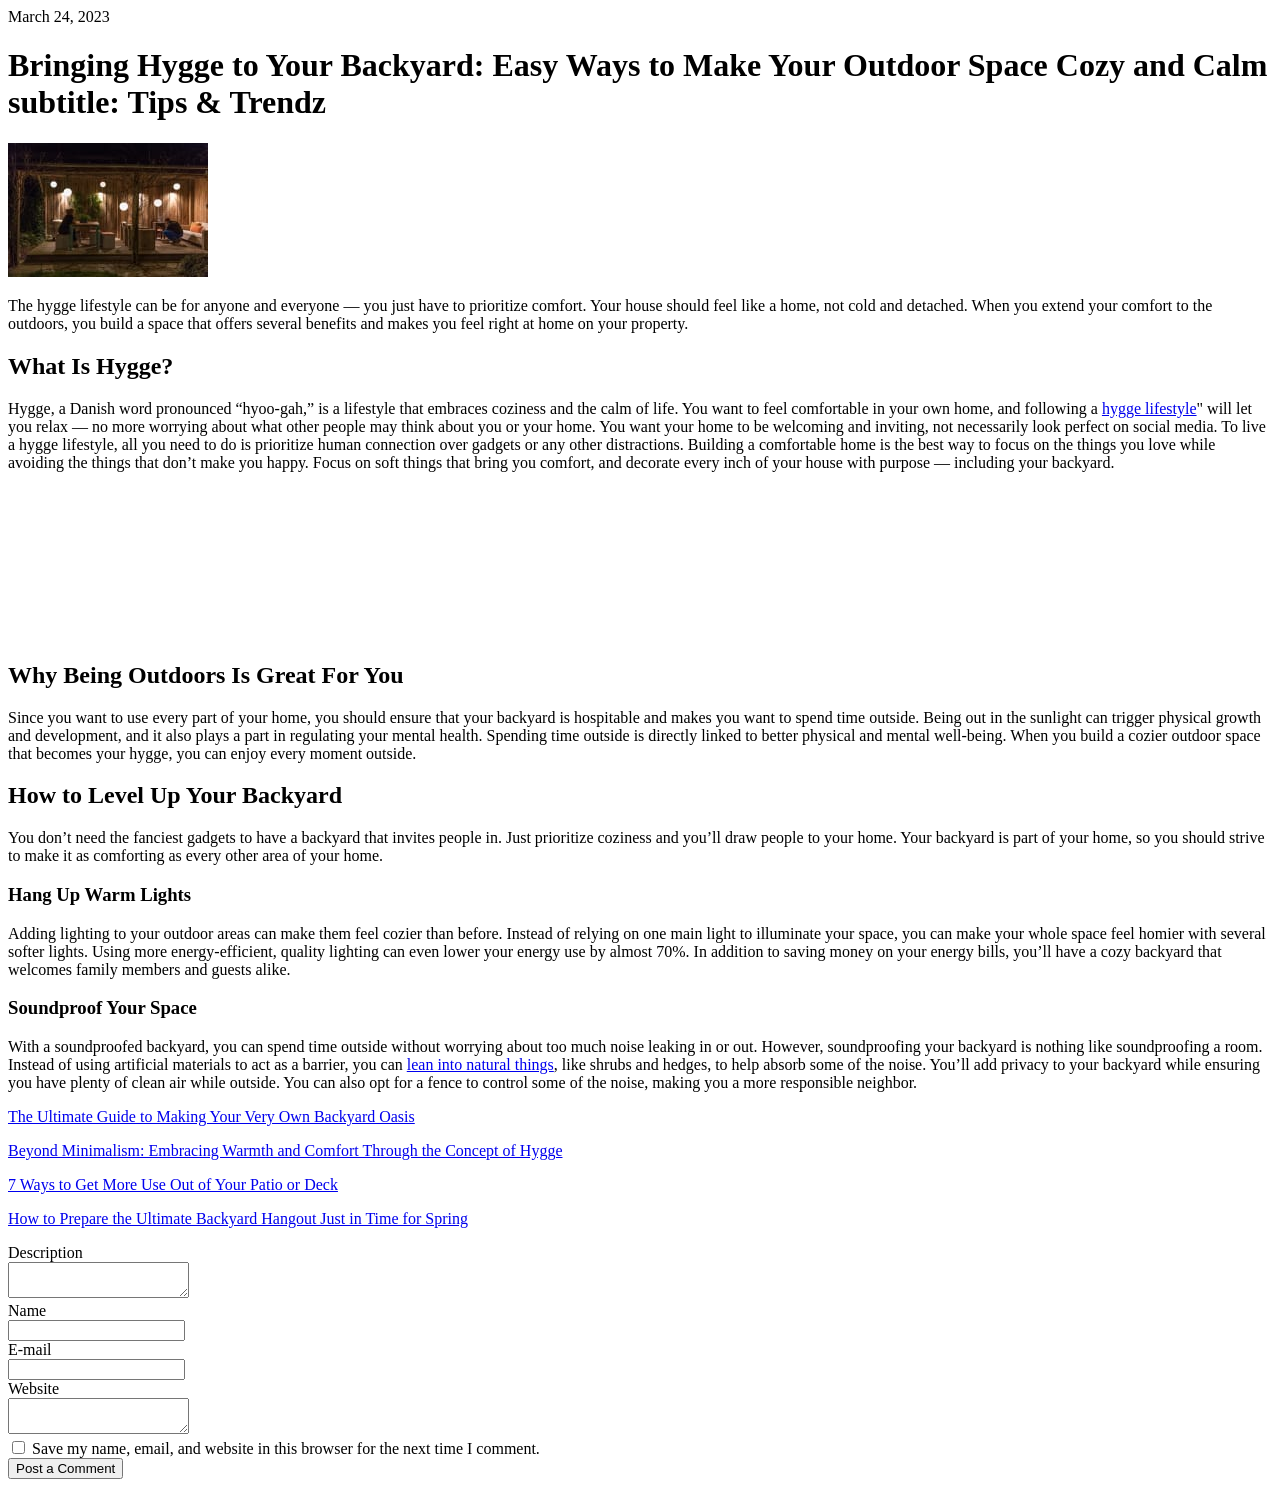
<file: index.html>
<!DOCTYPE html>
<html lang="en">
<head>
    <meta charset="UTF-8">
    <meta http-equiv="X-UA-Compatible" content="IE=edge">
    <meta name="viewport" content="width=device-width, initial-scale=1.0">
    <title>Sample</title>   
</head>
<body>
<main>
    <div>
        <span>March 24, 2023</span>
    </div>
    <div>
        <h1>Bringing Hygge to Your Backyard: Easy Ways to Make Your Outdoor Space Cozy and Calm subtitle: Tips & Trendz</h1>
        <img src="assets/picture_1/picture_1-sm.jpeg" srcset="assets/picture_1/picture_1-sm.jpeg 1x, assets/picture_1/picture_1-md.jpeg 2x, assets/picture_1/picture_1-lg.jpeg 3x" alt="">
        <p>The hygge lifestyle can be for anyone and everyone — you just have to prioritize comfort. Your house should feel like a home, not cold and detached. When you extend your comfort to the outdoors, you build a space that offers several benefits and makes you feel right at home on your property.</p>
    </div>
    <section>
        <h2>What Is Hygge?</h2>
        <p>Hygge, a Danish word pronounced “hyoo-gah,” is a lifestyle that embraces coziness and the calm of life. You want to feel comfortable in your own home, and following a <a href="https://blog.smartfurniture.com/what-does-it-mean-to-live-a-hygge-lifestyle/">hygge lifestyle</a>" will let you relax — no more worrying about what other people may think about you or your home. You want your home to be welcoming and inviting, not necessarily look perfect on social media. To live a hygge lifestyle, all you need to do is prioritize human connection over gadgets or any other distractions. Building a comfortable home is the best way to focus on the things you love while avoiding the things that don’t make you happy. Focus on soft things that bring you comfort, and decorate every inch of your house with purpose — including your backyard.</p>
        <video class="video" muted autoplay>
        <source src="assets/video/production ID_3773486_sm.mp4" type="video/mp4">
        <source src="assets/video/production ID_3773486_sm.mp4" type="video/ogg">
        </video>
    </section>
    <section>
        <h1>Why Being Outdoors Is Great For You</h1>
        <p>Since you want to use every part of your home, you should ensure that your backyard is hospitable and makes you want to spend time outside. Being out in the sunlight can trigger physical growth and development, and it also plays a part in regulating your mental health. Spending time outside is directly linked to better physical and mental well-being. When you build a cozier outdoor space that becomes your hygge, you can enjoy every moment outside.</p>
        <h2>How to Level Up Your Backyard</h2>
        <p>You don’t need the fanciest gadgets to have a backyard that invites people in. Just prioritize coziness and you’ll draw people to your home. Your backyard is part of your home, so you should strive to make it as comforting as every other area of your home.</p>
        <h3>Hang Up Warm Lights</h3>
        <p>Adding lighting to your outdoor areas can make them feel cozier than before. Instead of relying on one main light to illuminate your space, you can make your whole space feel homier with several softer lights. Using more energy-efficient, quality lighting can even lower your energy use by almost 70%. In addition to saving money on your energy bills, you’ll have a cozy backyard that welcomes family members and guests alike.</p>
        <h3>Soundproof Your Space</h3>
        <p>With a soundproofed backyard, you can spend time outside without worrying about too much noise leaking in or out. However, soundproofing your backyard is nothing like soundproofing a room. Instead of using artificial materials to act as a barrier, you can <a href="https://www.soundproofcow.com/soundproofing-tips-backyard/">lean into natural things</a>, like shrubs and hedges, to help absorb some of the noise. You’ll add privacy to your backyard while ensuring you have plenty of clean air while outside. You can also opt for a fence to control some of the noise, making you a more responsible neighbor.</p>
    </section>   
<nav>
        
        <p> <a href="https://blog.smartfurniture.com/the-ultimate-guide-to-making-your-very-own-backyard-oasis/">The Ultimate Guide to Making Your Very Own Backyard Oasis</a></p>
        <p> <a href="https://blog.smartfurniture.com/beyond-minimalism-embracing-warmth-and-comfort-through-the-concept-of-hygge/">Beyond Minimalism: Embracing Warmth and Comfort Through the Concept of Hygge</a></p>
        <p> <a href="https://blog.smartfurniture.com/7-ways-to-get-more-use-out-of-your-patio-or-deck/">7 Ways to Get More Use Out of Your Patio or Deck</a></p>
        <p><a href="https://blog.smartfurniture.com/how-to-prepare-the-ultimate-backyard-hangout-just-in-time-for-spring/">How to Prepare the Ultimate Backyard Hangout Just in Time for Spring</a></p>
</nav>
<aside>
    <form>
      <div>
        <label for="Description">Description</label></br>
        <textarea type="text" id="Description" name="Description" required></textarea></br>
        <label for="Name">Name</label></br>
        <input type="textarea" id="Name" name="Name" required></input></br>
        <label for="email">E-mail</E-mail></label></br> 
        <input pattern="[a-z0-9._%+-]+@[a-z0-9.-]+\.[a-z]{2,4}$" id="email" name="email" required></input></br>
        <label for="website">Website</label></br>
        <textarea type="text" id="website" name="website" required="false"></textarea></br>
      </div>
      <div>
        <input type="checkbox" id="save" name="save" required="true">
        <label for="save">Save my name, email, and website in this browser for the next time I comment.</label>
    </div>
    <div>
        <button>Post a Comment</button>
    </div>
    </form>
</aside>
</body>
</html>
</file>
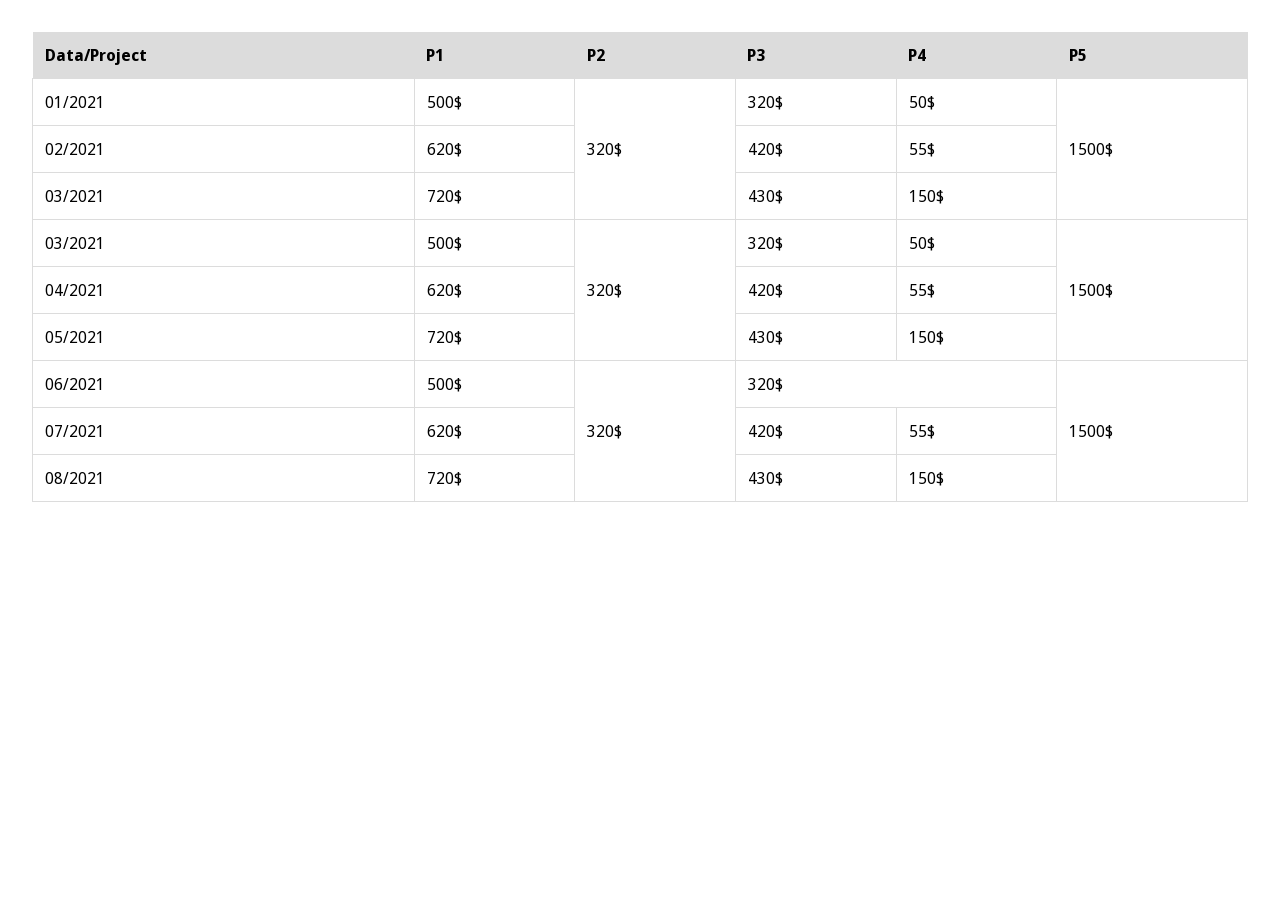
<file: 0-3/index.html>
<!DOCTYPE html>
<html lang="en">
<head>
    <meta charset="UTF-8">
    <meta http-equiv="X-UA-Compatible" content="IE=edge">
    <meta name="viewport" content="width=<device-width>, initial-scale=1.0">
    <title>Document</title>
</head>
<body>
    <style>
        @import url("https://fonts.googleapis.com/css2?family=Noto+Sans+Display:wght@100;400&display=swap");
    
        html,
        body {
            margin: 0;
            padding: 16px;
            background-color: white;
            box-sizing: border-box;
            font-family: "Noto Sans Display", sans-serif;
        }
    
        table {
            border-collapse: collapse;
            width: 100%;
            text-align: left;
        }
    
        th {
            background-color: gainsboro;
            padding: 12px 0;
            text-indent: 12px;
        }
    
        td {
            border: 1px solid gainsboro;
            padding: 12px 0;
            text-indent: 12px;
        }
    </style>
    <div class="table__container">
            <table>
                <thead>
                    <tr>
                        <th>Data/Project</th>
                        <th>P1</th>
                        <th>P2</th>
                        <th>P3</th>
                        <th>P4</th>
                        <th>P5</th>
                    </tr>
                </thead>
                <tbody>
                    <tr>
                        <td>01/2021</td>
                        <td>500$</td>
                        <td rowspan="3">320$</td>
                        <td>320$</td>
                        <td>50$</td>
                        <td rowspan="3">1500$</td>
                    </tr>
                    <tr>
                        <td>02/2021</td>
                        <td>620$</td>
                        <td>420$</td>
                        <td>55$</td>
                    </tr>
                    <tr>
                        <td>03/2021</td>
                        <td>720$</td>
                        <td>430$</td>
                        <td>150$</td>
                    </tr>
                    <tr>
                        <td>03/2021</td>
                        <td>500$</td>
                        <td rowspan="3">320$</td>
                        <td>320$</td>
                        <td>50$</td>
                        <td rowspan="3">1500$</td>
                    </tr>
                    <tr>
                        <td>04/2021</td>
                        <td>620$</td>
                        <td>420$</td>
                        <td>55$</td>
                    </tr>
                    <tr>
                        <td>05/2021</td>
                        <td>720$</td>
                        <td>430$</td>
                        <td>150$</td>
                    </tr>
                    <tr>
                        <td>06/2021</td>
                        <td>500$</td>
                        <td rowspan="3">320$</td>
                        <td colspan="2"> 320$ </td>
                        <td rowspan="3">1500$</td>
                    </tr>
                    <tr>
                        <td>07/2021</td>
                        <td>620$</td>
                        <td>420$</td>
                        <td>55$</td>
                    </tr>
                    <tr>
                        <td>08/2021</td>
                        <td>720$</td>
                        <td>430$</td>
                        <td>150$</td>
                    </tr>
                </tbody>


            </table>
    </div>
</body>
</html>
</file>
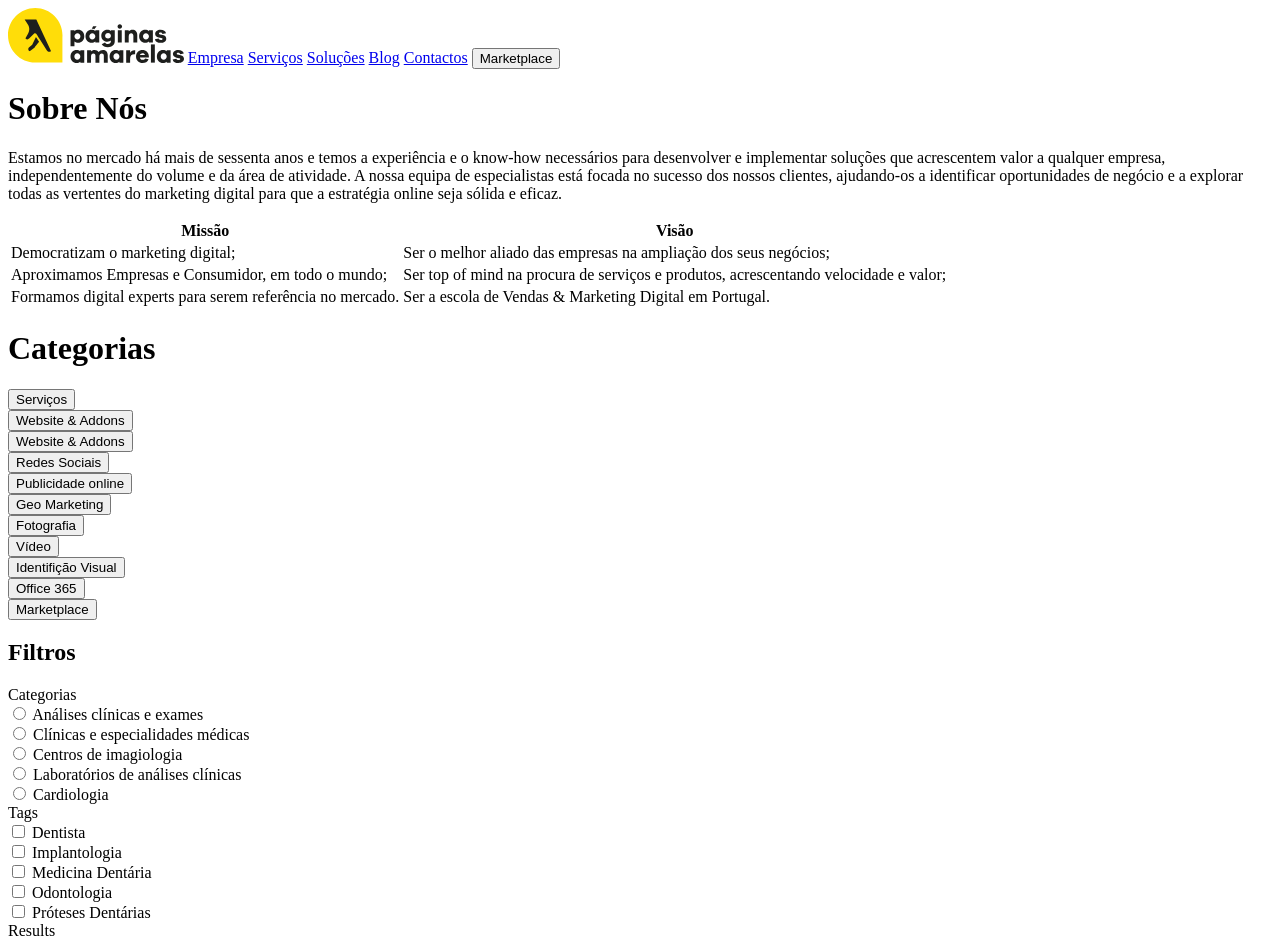
<file: 0-4/index.html>
<!DOCTYPE html>
<html lang="en">
<head>
    <meta charset="UTF-8">
    <meta http-equiv="X-UA-Compatible" content="IE=edge">
    <meta name="viewport" content="width=device-width, initial-scale=1.0">
    <title>Document</title>
</head>
<body>
    <div class="nav__container">
        <nav>
            <a href="http://localhost:3000/0-4-brief-html/">
                <img src="assets/logo.svg" class="logo"></a>
            <il><a href="#">Empresa</a></il>
            <il><a href="#">Serviços</a></il>
            <il><a href="#">Soluções</a></il>
            <il><a href="#">Blog</a></il>
            <il><a href="#">Contactos</a></il>
            <il><a href="#"></a>
                <button>Marketplace</button></il>
        </nav>
       <main>
    <div class="splash">
            <h1 class="splash-header">Sobre Nós</h1>
            <p>Estamos no mercado há mais de sessenta anos e temos a experiência e o know-how necessários
                para desenvolver e implementar soluções que acrescentem valor a qualquer empresa, independentemente
                do volume e da área de atividade. A nossa equipa de especialistas está focada no sucesso dos nossos
                clientes, ajudando-os a identificar oportunidades de negócio e a explorar todas as vertentes do marketing digital para que a estratégia online seja sólida e eficaz.
            </p>
    <div class="table__container">
            <table>
                <thead>
                    <tr>
                        <th>Missão</th>
                        <th>Visão</th>
                    </tr>
                </thead>
                <tbody>
                    <tr>
                        <td>Democratizam o marketing digital;</td>
                        <td>Ser o melhor aliado das empresas na ampliação dos seus negócios;</td>
                    </tr>
                    <tr>
                        <td>Aproximamos Empresas e Consumidor, em todo o mundo;</td>
                        <td>Ser top of mind na procura de serviços e produtos, acrescentando velocidade e valor;</td>
                    </tr>
                    <tr>
                        <td>Formamos digital experts para serem referência no mercado.</td>
                        <td>Ser a escola de Vendas & Marketing Digital em Portugal.</td>
                    </tr>
                </tbody>
            </table>
    <div class="category__container">
        <h1 class="category">Categorias</h1>
        <div class="category">
            <a href="#"></a>
            <button>Serviços</button>
        </div>
        <div class="category">
            <a href="#"></a>
            <button>Website & Addons</button>
        </div>
        <div class="category">
            <a href="#"></a>
            <button>Website & Addons</button>
        </div>
        <div class="category">
            <a href="#"></a>
            <button>Redes Sociais</button>
        </div>
        <div class="category">
            <a href="#"></a>
            <button>Publicidade online</button>
        </div>
        <div class="category">
            <a href="#"></a>
            <button>Geo Marketing</button>
        </div>
        <div class="category">
            <a href="#"></a>
            <button>Fotografia</button>
        </div>
        <div class="category">
            <a href="#"></a>
            <button>Vídeo</button>
        </div>
        <div class="category">
            <a href="#"></a>
            <button>Identifição Visual</button>
        </div>
        <div class="category">
            <a href="#"></a>
            <button>Office 365</button>
        </div>
        <div class="category">
            <a href="#"></a>
            <button>Marketplace</button>
        </div>
    </div>
    <section class="filter__container">
        <h1 class="filter-title">Filtros</h1>
            <div class="filter-subtitle">Categorias</div>
                <div class="filter-block">
                    <div>
                        <input type="radio" id="Análises clínicas e exames" name="Análises clínicas e exames">
                        <label for="Análises clínicas e exames">Análises clínicas e exames</label>
                    </div>
                    <div>
                        <input type="radio" id="Clínicas e especialidades médicas" name="Clínicas e especialidades médicas">
                        <label for="Clínicas e especialidades médicas">Clínicas e especialidades médicas</label>
                    </div>
                    <div>
                        <input type="radio" id="Centros de imagiologia" name="Centros de imagiologia">
                        <label for="Centros de imagiologia">Centros de imagiologia</label>
                    </div>
                    <div>
                        <input type="radio" id="Laboratórios de análises clínicas" name="Laboratórios de análises clínicas">
                        <label for="Laboratórios de análises clínicas">Laboratórios de análises clínicas</label>
                    </div>
                    <div>
                        <input type="radio" id="Cardiologia" name="Cardiologia">
                        <label for="Cardiologia">Cardiologia</label>
                    </div>
                </div>
            <div class="Filter-subtitle">Tags</div>
                <div>
                    <input type="checkbox" id="Dentista" name="Dentista">
                    <label for="Dentista">Dentista</label>
                </div>
                <div>
                    <input type="checkbox" id="Implantologia" name="Implantologia">
                    <label for="Implantologia">Implantologia</label>
                </div>
                <div>
                    <input type="checkbox" id="Medicina Dentária" name="Medicina Dentária">
                    <label for="Medicina Dentária">Medicina Dentária</label>
                </div>
                <div>
                    <input type="checkbox" id="Odontologia" name="Odontologia">
                    <label for="Odontologia">Odontologia</label>
                </div>
                <div>
                    <input type="checkbox" id="Próteses Dentárias" name="Próteses Dentárias">
                    <label for="Próteses Dentárias">Próteses Dentárias</label>
                </div>
         <div class="results">Results</div>   
                <div>
                    <a href="#" class="img-results"></a>


                </div>

    </section>

       </main> 

    </div>
</body>
</html>
</file>
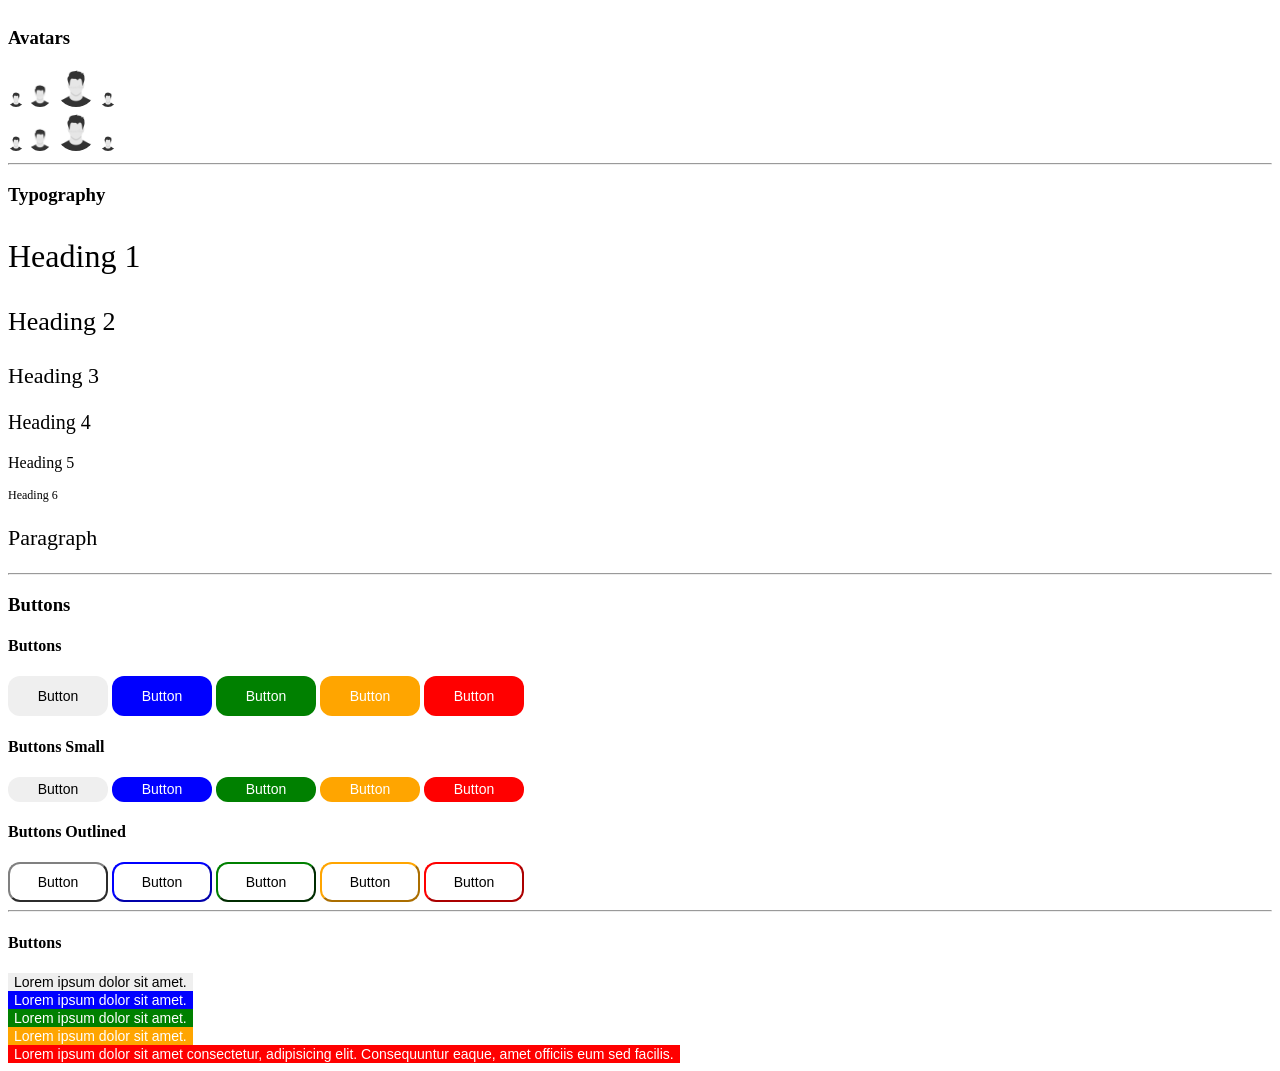
<file: 0-5/index.html>
<!DOCTYPE html>
<html lang="en">
<head>
    <meta charset="UTF-8">
    <meta http-equiv="X-UA-Compatible" content="IE=edge">
    <meta name="viewport" content="width=device-width, initial-scale=1.0">
    <title>Document</title>
</head>
<link href="styles/style.css" rel="stylesheet">
<body>    
    <div class="avatars__container">
        <h3 class="title">Avatars</h3>
             <a href="" class="avatar">
                <img src="assets/foto_perfil.jpeg" class="avatar avatar--small">
                <div class="avatar__status"></div>
            </a>
            <a href="" class="avatar">
                <img src="assets/foto_perfil.jpeg" class="avatar avatar--medium">
                <div class="avatar__status"></div>
            </a>
            <a href="" class="avatar">
                <img src="assets/foto_perfil.jpeg" class="avatar avatar--large">
                <div class="avatar__status"></div>
            </a>
            <a href="" class="avatar">
                <img src="assets/foto_perfil.jpeg" class="avatar avatar--small">
                <div class="avatar__status"></div>
            </a>
     </div><br>
     <div class="avatars__container">
             <a href="" class="avatar">
                <img src="assets/foto_perfil.jpeg" class="avatar avatar--small">
                <div class="avatar__status"></div>
            </a>
            <a href="" class="avatar">
                <img src="assets/foto_perfil.jpeg" class="avatar avatar--medium">
                <div class="avatar__status"></div>
            </a>
            <a href="" class="avatar">
                <img src="assets/foto_perfil.jpeg" class="avatar avatar--large">
                <div class="avatar__status"></div>
            </a>
            <a href="" class="avatar">
                <img src="assets/foto_perfil.jpeg" class="avatar avatar--small">
                <div class="avatar__status"></div>
            </a>
     </div>
<hr>
    <div class="Typography__container">
        <h3 class="title">Typography</h3>
        <div class="heading1">   
            <p>Heading 1</p>
        </div>
        <div class="heading2">   
            <p>Heading 2</p>
        </div>  
        <div class="heading3">   
            <p>Heading 3</p>
        </div>  
        <div class="heading4">   
            <p>Heading 4</p>
        </div>  
        <div class="heading5">   
            <p>Heading 5</p>
        </div> 
        <div class="heading6">   
            <p>Heading 6</p>
        </div>
        <div class="paragraph">   
            <p>Paragraph</p>
        </div>    
    </div>
<hr>
    <div class="btns__container"> 
        <h3 class="title">Buttons</h3>
        <h4 class="subtitle">Buttons</h4>
        <div>
        <button type="button" class="btn-standard">
            <a href="" class="btn_image"></a>
            <span>Button</span>
        </button>
        <button type="button" class="btn-blue">
            <a href="" class="btn_image"></a>
            <span>Button</span>
        </button>
        <button type="button" class="btn-green">
            <a href="" class="btn_image"></a>
            <span>Button</span>
        </button>
        <button type="button" class="btn-orange">
            <a href="" class="btn_image"></a>
            <span>Button</span>
        </button>
        <button type="button" class="btn-red">
            <a href="" class="btn_image"></a>
            <span>Button</span>
        </button>
        </div>
        <h4 class="subtitle">Buttons Small</h4>
        <div>
            <button type="button" class="btn-small-standard">
                <a href="" class="btn_image"></a>
                <span>Button</span>
            </button>
            <button type="button" class="btn-small-blue">
                <a href="" class="btn_image"></a>
                <span>Button</span>
            </button>
            <button type="button" class="btn-small-green">
                <a href="" class="btn_image"></a>
                <span>Button</span>
            </button>
            <button type="button" class="btn-small-orange">
                <a href="" class="btn_image"></a>
                <span>Button</span>
            </button>
            <button type="button" class="btn-small-red">
                <a href="" class="btn_image"></a>
                <span>Button</span>
            </button>
        </div>
        <h4 class="subtitle">Buttons Outlined</h4>
        <div>
            <button type="button" class="btn-outlined-standard">
                <a href="" class="btn_image"></a>
                <span>Button</span>
            </button>
            <button type="button" class="btn-outlined-blue">
                <a href="" class="btn_image"></a>
                <span>Button</span>
            </button>
            <button type="button" class="btn-outlined-green">
                <a href="" class="btn_image"></a>
                <span>Button</span>
            </button>
            <button type="button" class="btn-outlined-orange">
                <a href="" class="btn_image"></a>
                <span>Button</span>
            </button>
            <button type="button" class="btn-outlined-red">
                <a href="" class="btn_image"></a>
                <span>Button</span>
            </button>
    </div>
<hr>
<h4 class="subtitle">Buttons</h4>
<div>
<div>
    <button type="button" class="btn-standard2">
        <a href="" class="btn_image"></a>
        <span>Lorem ipsum dolor sit amet.</span>
    </button>
</div>
<div>
    <button type="button" class="btn-blue2">
        <a href="" class="btn_image"></a>
        <span>Lorem ipsum dolor sit amet.</span>
    </button>
</div>
<div>
    <button type="button" class="btn-green2">
        <a href="" class="btn_image"></a>
        <span>Lorem ipsum dolor sit amet.</span>
    </button>
</div>
<div>
    <button type="button" class="btn-orange2">
        <a href="" class="btn_image"></a>
        <span>Lorem ipsum dolor sit amet.</span>
    </button>
</div>
<div>
    <button type="button" class="btn-red2">
        <a href="" class="btn_image"></a>
        <span>Lorem ipsum dolor sit amet consectetur, adipisicing elit. Consequuntur eaque, amet officiis eum sed facilis.</span>
    </button>
</div>
</body>
</html>
</file>
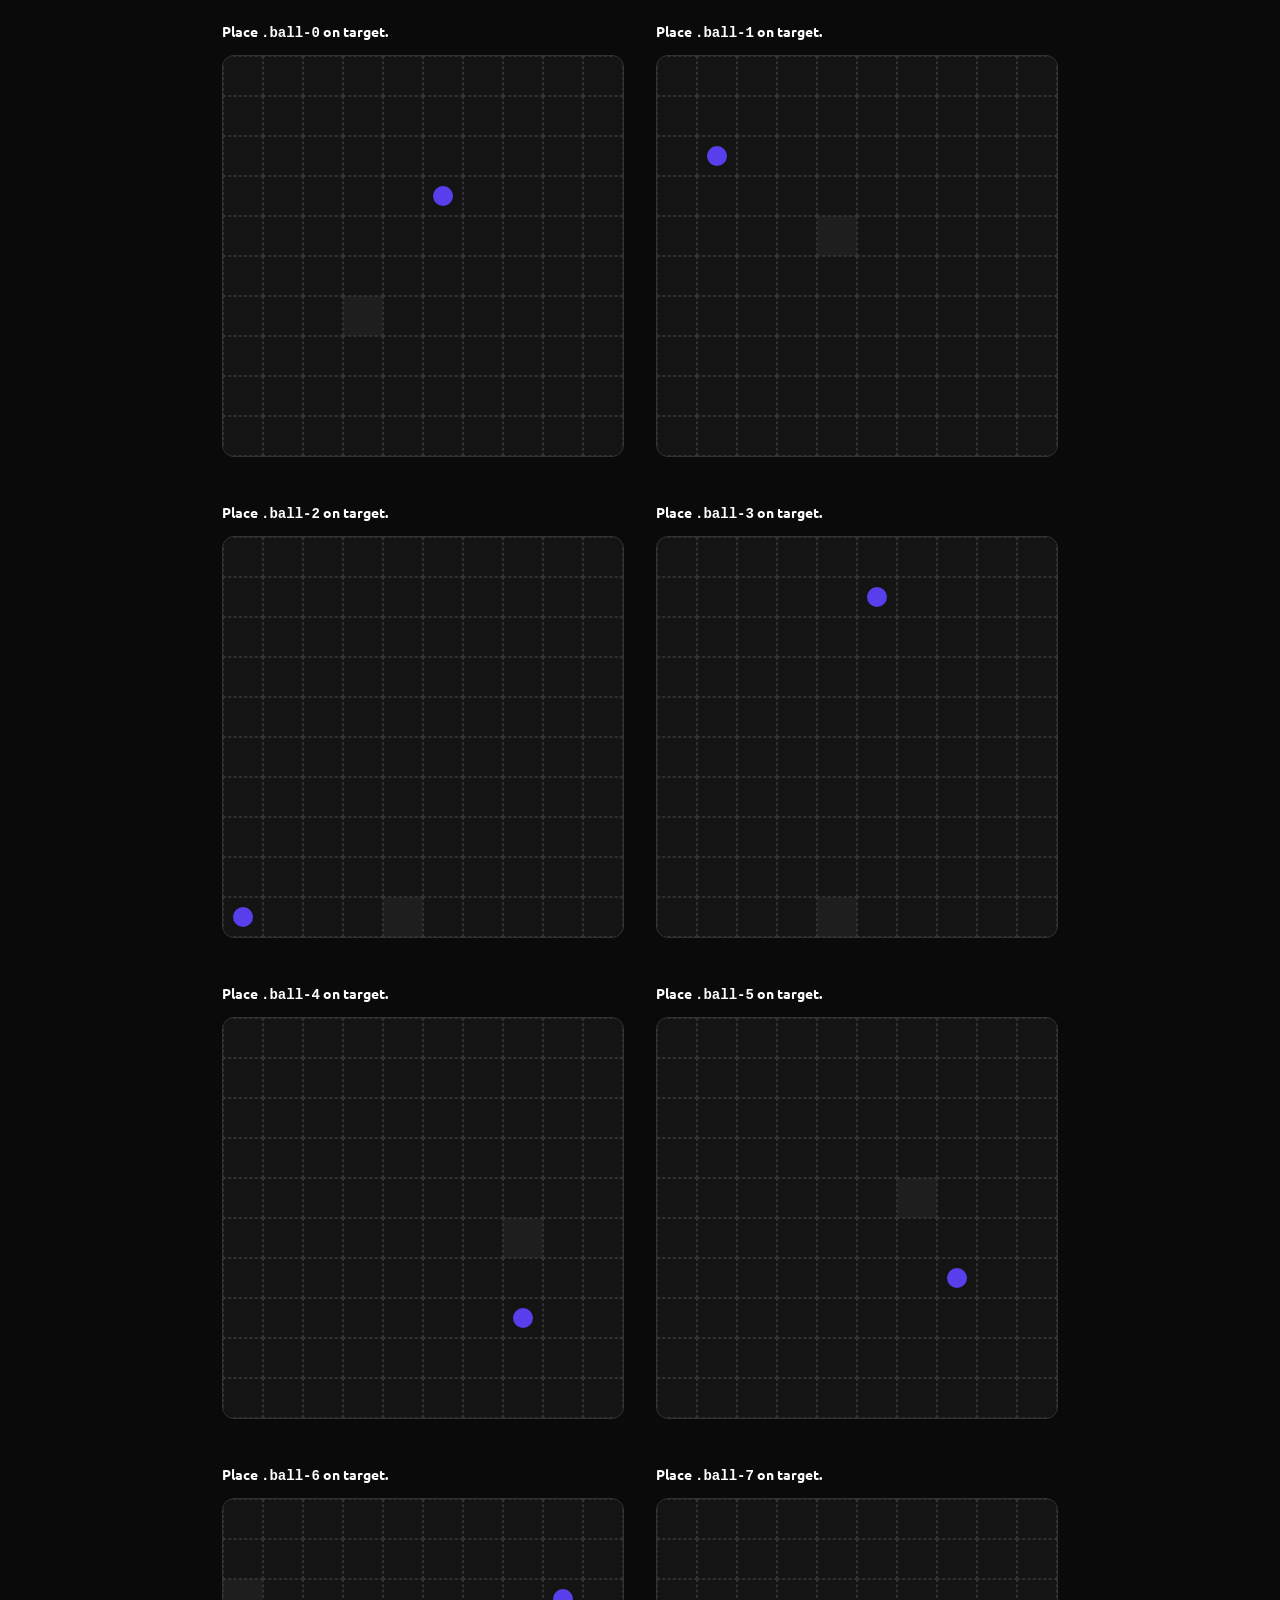
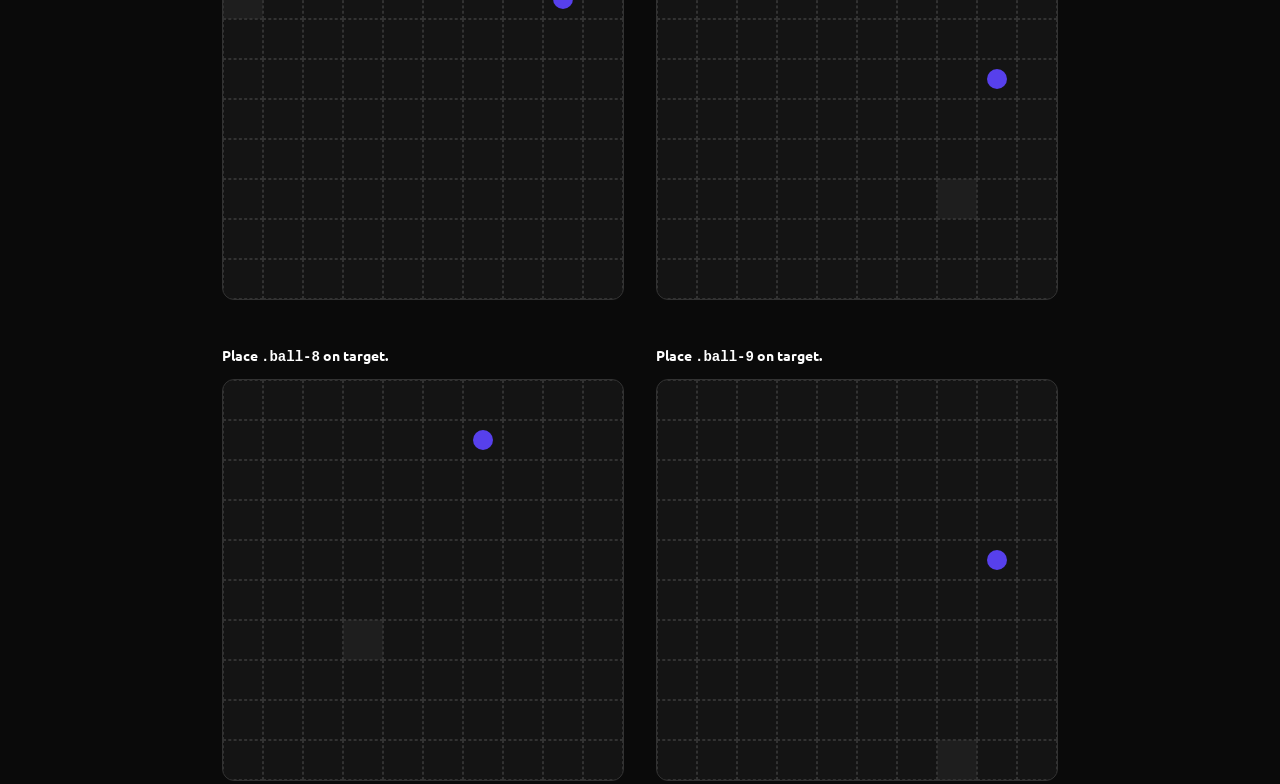
<file: 1-3/index.html>
<!DOCTYPE html>
<html lang="en">
<head>
    <meta charset="UTF-8">
    <meta http-equiv="X-UA-Compatible" content="IE=edge">
    <meta name="viewport" content="width=device-width, initial-scale=1.0">
    <title>Navy Battle</title>
    <link rel="stylesheet" href="styles.css">
</head>
<body>
    <section>
        <div class="description">
            <h3>Place <pre>.ball-0</pre> on target.</h3>
        </div>
        <div class="board"></div>
    </section>

    <section>
        <div class="description">
            <h3>Place <pre>.ball-1</pre> on target.</h3>
        </div>
        <div class="board"></div>
    </section>

    <section>
        <div class="description">
            <h3>Place <pre>.ball-2</pre> on target.</h3>
        </div>
        <div class="board"></div>
    </section>

    <section>
        <div class="description">
            <h3>Place <pre>.ball-3</pre> on target.</h3>
        </div>
        <div class="board"></div>
    </section>

    <section>
        <div class="description">
            <h3>Place <pre>.ball-4</pre> on target.</h3>
        </div>
        <div class="board"></div>
    </section>

    <section>
        <div class="description">
            <h3>Place <pre>.ball-5</pre> on target.</h3>
        </div>
        <div class="board"></div>
    </section>

    <section>
        <div class="description">
            <h3>Place <pre>.ball-6</pre> on target.</h3>
        </div>
        <div class="board"></div>
    </section>

    <section>
        <div class="description">
            <h3>Place <pre>.ball-7</pre> on target.</h3>
        </div>
        <div class="board"></div>
    </section>

    <section>
        <div class="description">
            <h3>Place <pre>.ball-8</pre> on target.</h3>
        </div>
        <div class="board"></div>
    </section>

    <section>
        <div class="description">
            <h3>Place <pre>.ball-9</pre> on target.</h3>
        </div>
        <div class="board"></div>
    </section>
</body>
<script src="main.js"></script>
</html>
</file>
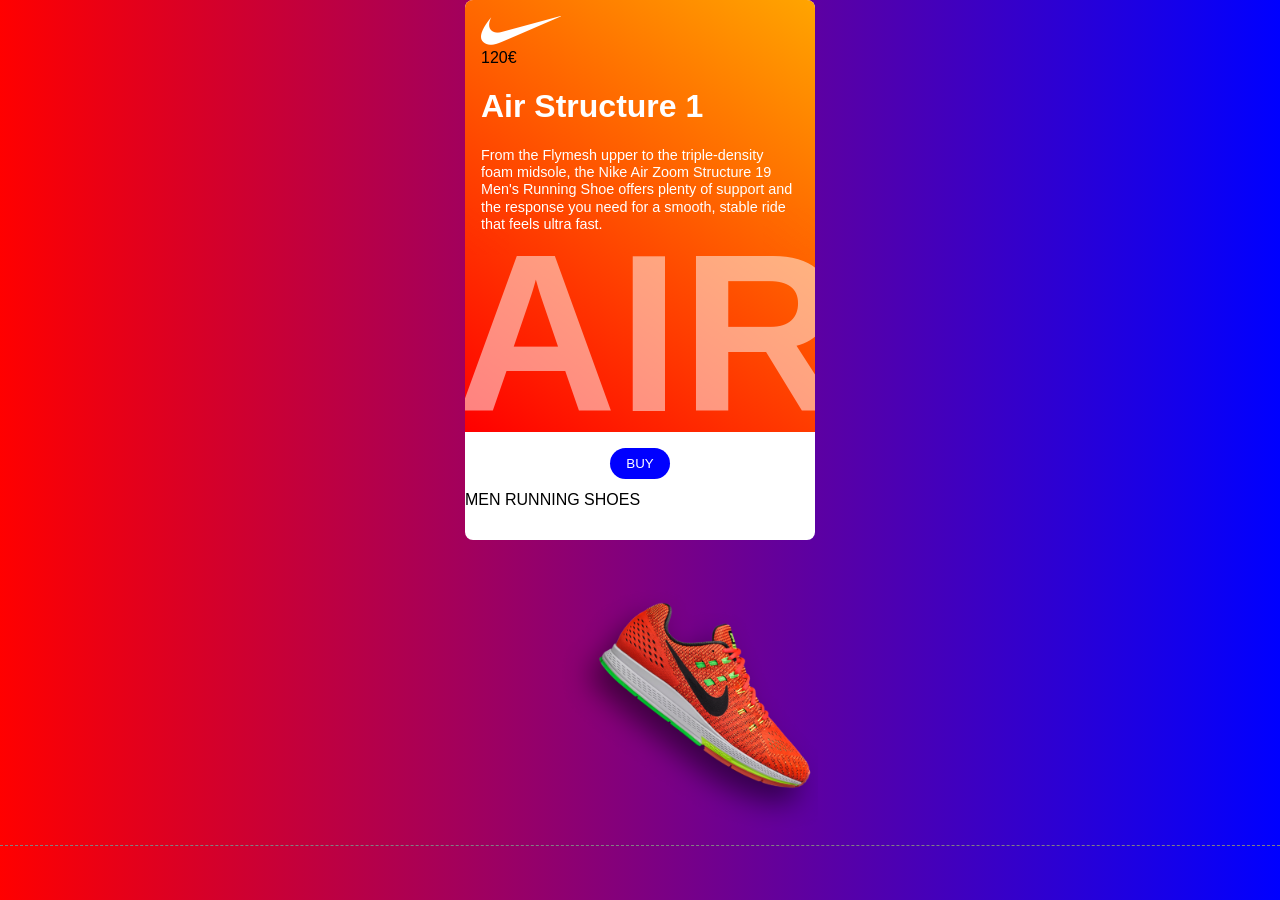
<file: 1-4/index.html>
<!DOCTYPE html>
<html lang="en">
<head>
    <meta charset="UTF-8">
    <meta http-equiv="X-UA-Compatible" content="IE=edge">
    <meta name="viewport" content="width=device-width, initial-scale=1.0">
    <title>Sports Card</title>
    <link rel="stylesheet" href="style.css">
</head>
<body>
    <div class="card">
        <div class="card__content">
            <div class="card__content_header">
                <img class="card__logo"src="assets/logonike.png" alt="">
                <div class="card_price">120€</div>
            </div>  
                <h1 class="card__title">Air Structure 1</h1>
                <p class="card__description">From the Flymesh upper to the triple-density foam midsole, the Nike Air Zoom Structure 19 Men's Running Shoe
			offers plenty of support and the response you need for a smooth, stable ride that feels ultra fast.</p>

            <p class="backdrop">AIR</p>
        </div>
        <div class="card__actions">
            <button class="btn">BUY</button>
            <div class="card__caption">MEN RUNNING SHOES</div>
        </div>
    </div>
    <img class="thumbnail" src="assets/nike19.png" alt="" />
    <div class="break"></div>
</body> 
</html>
</file>
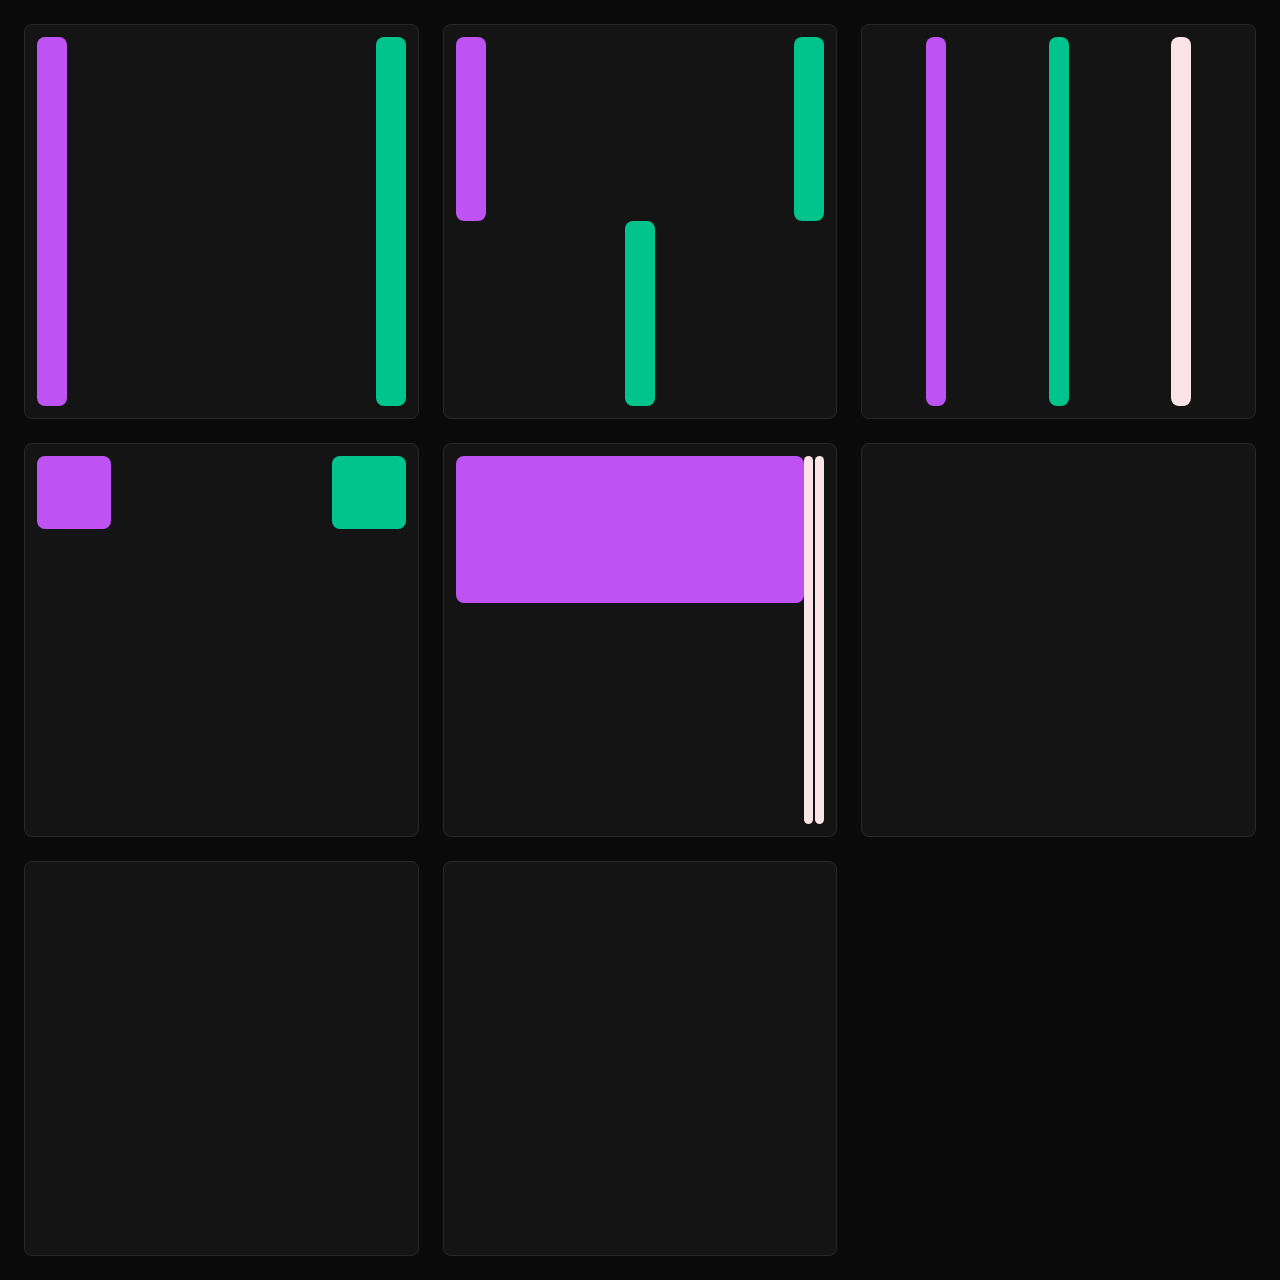
<file: 1-5/index.html>
<!DOCTYPE html>
<html lang="en">
	<head>
		<meta charset="UTF-8" />
		<meta http-equiv="X-UA-Compatible" content="IE=edge" />
		<meta name="viewport" content="width=device-width, initial-scale=1.0" />
		<title>Mondrian</title>
		<link rel="stylesheet" href="styles.css" />
	</head>
	<body>
		<div class="board board-1">
			<div class="bg-purple box"></div>
			<div class="bg-green box"></div>
		</div>
		<div class="board board-2">
			<div class="bg-purple box"></div>
			<div class="bg-green box dif"></div>
			<div class="bg-green box"></div>
		</div>
		<div class="board board-3">
			<div class="bg-purple box"></div>
			<div class="bg-green box"></div>
			<div class="bg-pink box"></div>
		</div>
		<div class="board board-4">
			<div class="bg-purple box"></div>
			<div class="bg-green box"></div>
		</div>
		<div class="board board-5">
			<div class="bg-purple box"></div>
			<div class="box2">
				<div class="bg-pink box2"></div>
				<div class="bg-pink box2"></div>
			</div>
		</div>
		<div class="board"></div>
		<div class="board"></div>
		<div class="board"></div>
	
	</body>
</html>
</file>
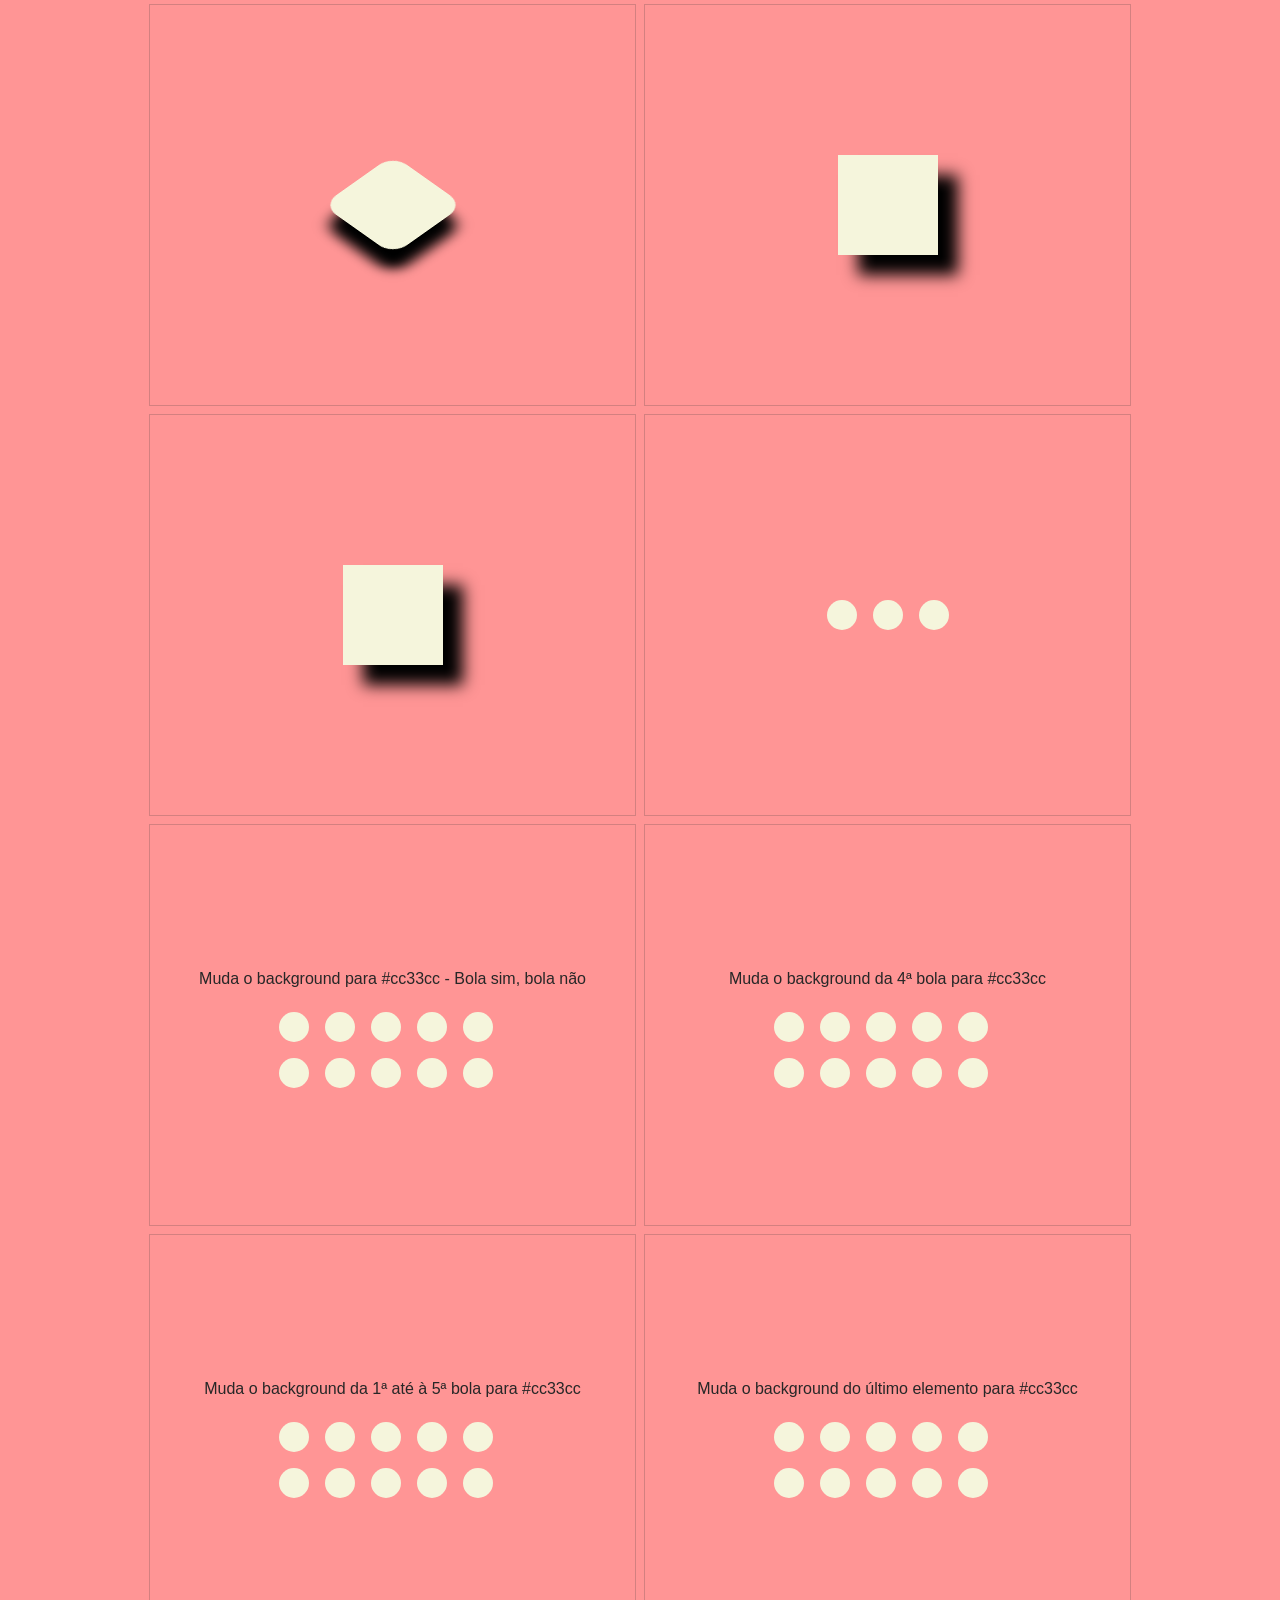
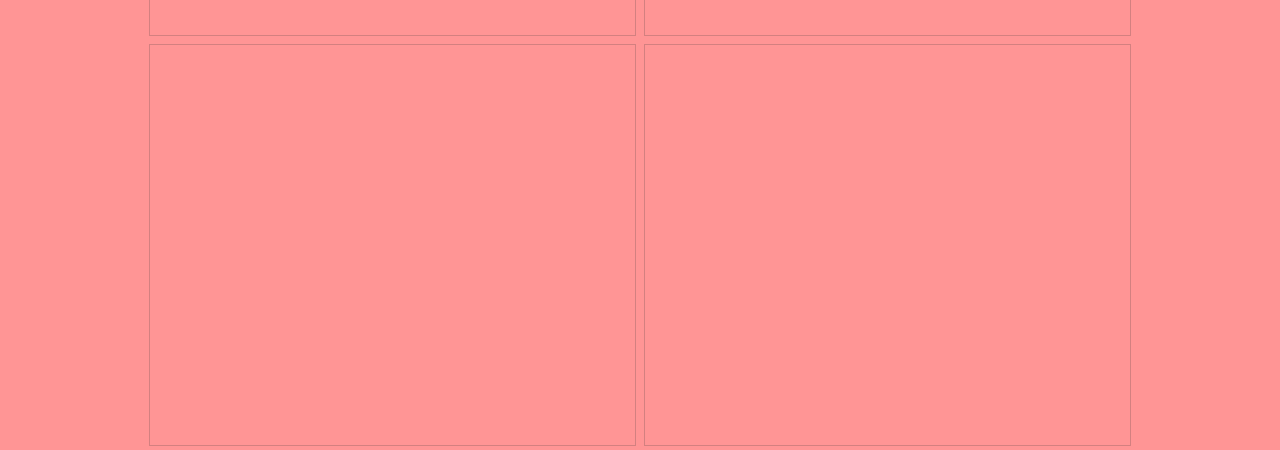
<file: 1-6/index.html>
<!DOCTYPE html>
<html lang="en">
	<head>
		<meta charset="UTF-8" />
		<meta http-equiv="X-UA-Compatible" content="IE=edge" />
		<meta name="viewport" content="width=device-width, initial-scale=1.0" />
		<title>Document</title>
		<link rel="stylesheet" href="styles.css" />

		<!-- style para outro ficheiro -->
		<!-- <style>
        html, body {
    margin: 0;
    padding: 0;
    background: #f69898;
}

body {
    display: flex;
    flex-wrap: wrap;
    justify-content: space-between;
    width: 990px;
    margin: 0 auto;
}

.container {
    width: calc(50% - 10px);
    display: flex;
    justify-content: center;
    align-items: center;
    position: relative;
    height: 400px;
    border: 1px solid #d38080;
    margin: 4px;
    flex-direction: column;
}

.box {
    width: 120px;
    height: 120px;
    background: beige;
}

.mini-boxes {
    display: flex;
    flex-wrap: wrap;
    width: 50%;
}

.hole {
    width: 30px;
    height: 30px;
    background: beige;
    border-radius: 100%;
    margin: 8px;
} 

    </style> -->
	</head>
	<body>
		<section class="container">
			<div class="box perspective-square"></div>
		</section>

		<section class="container">
			<div class="box z-squares"></div>
		</section>

		<section class="container">
			<div class="box rotate-square"></div>
		</section>

		<section class="container">
			<div class="loading">
				<div class="hole hole1"></div>
				<div class="hole hole2"></div>
				<div class="hole hole3"></div>
			</div>
		</section>

		<div class="container">
			<p>Muda o background para #cc33cc - Bola sim, bola não</p>
			<div class="mini-boxes">
				<div class="hole"></div>
				<div class="hole"></div>
				<div class="hole"></div>
				<div class="hole"></div>
				<div class="hole"></div>
				<div class="hole"></div>
				<div class="hole"></div>
				<div class="hole"></div>
				<div class="hole"></div>
				<div class="hole"></div>
			</div>
		</div>

		<div class="container">
			<p>Muda o background da 4ª bola para #cc33cc</p>
			<div class="mini-boxes">
				<div class="hole"></div>
				<div class="hole"></div>
				<div class="hole"></div>
				<div class="hole"></div>
				<div class="hole"></div>
				<div class="hole"></div>
				<div class="hole"></div>
				<div class="hole"></div>
				<div class="hole"></div>
				<div class="hole"></div>
			</div>
		</div>

		<div class="container">
			<p>Muda o background da 1ª até à 5ª bola para #cc33cc</p>
			<div class="mini-boxes">
				<div class="hole"></div>
				<div class="hole"></div>
				<div class="hole"></div>
				<div class="hole"></div>
				<div class="hole"></div>
				<div class="hole"></div>
				<div class="hole"></div>
				<div class="hole"></div>
				<div class="hole"></div>
				<div class="hole"></div>
			</div>
		</div>

		<div class="container">
			<p>Muda o background do último elemento para #cc33cc</p>
			<div class="mini-boxes">
				<div class="hole"></div>
				<div class="hole"></div>
				<div class="hole"></div>
				<div class="hole"></div>
				<div class="hole"></div>
				<div class="hole"></div>
				<div class="hole"></div>
				<div class="hole"></div>
				<div class="hole"></div>
				<div class="hole"></div>
			</div>
		</div>

		<div class="container">
			<div class="squares">
				<div class="square square--red"></div>
				<div class="square square--blue"></div>
			</div>
		</div>
		<div class="container">
			<div class="board">
				<div class="face front">
					<div class="square"></div>
					<div class="square"></div>
					<div class="square"></div>
					<div class="square"></div>
					<div class="square"></div>
					<div class="square"></div>
					<div class="square"></div>
					<div class="square"></div>
					<div class="square"></div>
					<div class="square"></div>
					<div class="square"></div>
					<div class="square"></div>
					<div class="square"></div>
					<div class="square"></div>
					<div class="square"></div>
					<div class="square"></div>
					<div class="square"></div>
					<div class="square"></div>
					<div class="square"></div>
					<div class="square"></div>
					<div class="square"></div>
					<div class="square"></div>
					<div class="square"></div>
					<div class="square"></div>
					<div class="square"></div>
					<div class="square"></div>
					<div class="square"></div>
					<div class="square"></div>
					<div class="square"></div>
					<div class="square"></div>
					<div class="square"></div>
					<div class="square"></div>
					<div class="square"></div>
					<div class="square"></div>
					<div class="square"></div>
					<div class="square"></div>
					<div class="square"></div>
					<div class="square"></div>
					<div class="square"></div>
					<div class="square"></div>
					<div class="square"></div>
					<div class="square"></div>
					<div class="square"></div>
					<div class="square"></div>
					<div class="square"></div>
					<div class="square"></div>
					<div class="square"></div>
					<div class="square"></div>
					<div class="square"></div>
					<div class="square"></div>
				</div>
			</div>
		</div>
	</body>
	<script>
		document.addEventListener("contextmenu", function (e) {
			e.preventDefault();
		});
	</script>
</html>
</file>
<file: 0-5/styles/style.css>
.avatar{
    display: inline-block;
}
.avatar--small {
    width: 16px;
    height: 16px;
    border-radius: 100%;
}
.avatar--medium {
    width: 24px;
    height: 24px;
    border-radius: 100%;
}
.avatar--large {
    width: 40px;
    height: 40px;
    border-radius: 100%;
}
.avatars__container {
    display: inline-block;
}
.heading1{
    font-size: 32px;
}
.heading2{
    font-size: 26px;
}
.heading3{
    font-size: 22px;
}
.heading4{
    font-size: 20px;
}
.heading5{
    font-size: 16px;
}
.heading6{
    font-size: 12px;
}
.paragraph{
    font-size: 22px;
}
.btn-standard{
    width: 100px;
    height: 40px;
    font-size: 14px;
    border: none;
    border-radius: 12px;
    padding: auto;
    text-align: center;
    cursor: pointer;
}
.btn-blue{
    width: 100px;
    height: 40px;
    font-size: 14px;
    background: blue;
    border: none;
    border-radius: 12px;
    padding: auto;
    color:white;
    text-align: center;
    cursor: pointer;
}
.btn-green{
    width: 100px;
    height: 40px;
    font-size: 14px;
    background: green;
    border: none;
    border-radius: 12px;
    padding: auto;
    color:white;
    text-align: center;
    cursor: pointer;
}
.btn-orange{
    width: 100px;
    height: 40px;
    font-size: 14px;
    background: orange;
    border: none;
    border-radius: 12px;
    padding: auto;
    color:white;
    text-align: center;
    cursor: pointer;
}
.btn-red{
    width: 100px;
    height: 40px;
    font-size: 14px;
    background: red;
    border: none;
    border-radius: 12px;
    padding: auto;
    color:white;
    text-align: center;
    cursor: pointer;
}
.btn-small-standard{
    width: 100px;
    height: 25px;
    font-size: 14px;
    border: none;
    border-radius: 12px;
    padding: auto;
    text-align: center;
    cursor: pointer;
}
.btn-small-blue{
    width: 100px;
    height: 25px;
    font-size: 14px;
    background: blue;
    border: none;
    border-radius: 12px;
    padding: auto;
    color:white;
    text-align: center;
    cursor: pointer;
}
.btn-small-green{
    width: 100px;
    height: 25px;
    font-size: 14px;
    background: green;
    border: none;
    border-radius: 12px;
    padding: auto;
    color:white;
    text-align: center;
    cursor: pointer;
}
.btn-small-orange{
    width: 100px;
    height: 25px;
    font-size: 14px;
    background: orange;
    border: none;
    border-radius: 12px;
    padding: auto;
    color:white;
    text-align: center;
    cursor: pointer;
}
.btn-small-red{
    width: 100px;
    height: 25px;
    font-size: 14px;
    background: red;
    border:none;
    border-radius: 12px;
    padding: auto;
    color:white;
    text-align: center;
    cursor: pointer;
}
.btn-outlined-standard{
    width: 100px;
    height: 40px;
    font-size: 14px;
    background-color: white;
    border-color: gray;
    border-radius: 12px;
    padding: auto;
    text-align: center;
    cursor: pointer;
}
.btn-outlined-blue{
    width: 100px;
    height: 40px;
    font-size: 14px;
    background: white;
    border-color: blue;
    border-radius: 12px;
    padding: auto;
    color:black;
    text-align: center;
    cursor: pointer;
}
.btn-outlined-green{
    width: 100px;
    height: 40px;
    font-size: 14px;
    background: white;
    border-color: green;
    border-radius: 12px;
    padding: auto;
    color:black;
    text-align: center;
    cursor: pointer;
}
.btn-outlined-orange{
    width: 100px;
    height: 40px;
    font-size: 14px;
    background: white;
    border-color: orange;
    border-radius: 12px;
    padding: auto;
    color:black;
    text-align: center;
    cursor: pointer;
}
.btn-outlined-red{
    width: 100px;
    height: 40px;
    font-size: 14px;
    background: white;
    border-color: red   ;
    border-radius: 12px;
    padding: auto;
    color:black;
    text-align: center;
    cursor: pointer;
}
.btn-standard2{
    font-size: 14px;
    border: none;
    padding: auto;
    text-align: center;
    cursor: pointer;
}
.btn-blue2{
    font-size: 14px;
    background: blue;
    border:none;
    padding: auto;
    color:white;
    text-align: center;
    cursor: pointer;
}
.btn-green2{
    font-size: 14px;
    background: green;
    border:none;
    padding: auto;
    color:white;
    text-align: center;
    cursor: pointer;
}
.btn-orange2{
    font-size: 14px;
    background: orange;
    border:none;
    padding: auto;
    color:white;
    text-align: center;
    cursor: pointer;
}
.btn-red2{
    font-size: 14px;
    background: red;
    border:none;
    padding: auto;
    color:white;
    text-align: center;
    cursor: pointer;
}
</file>
<file: 1-3/styles.css>
@import url(https://fonts.googleapis.com/css?family=Ubuntu:300,300italic,regular,italic,500,500italic,700,700italic);

html,
body {
    font-family: Ubuntu;
    font-weight: 400;
    font-size: 16px;
    background: rgba(10, 10, 10, 1);
    display: flex;
    flex-wrap: wrap;
    gap: 32px;
    justify-content: center;
    color: white;
    font-size: 12px;
}

.board {
    border: 1px solid rgba(50, 50, 50, 1);
    background: rgba(20, 20, 20, 1);
    display: flex;
    align-content: flex-start;
    flex-wrap: wrap;
    border-radius: 12px;
    overflow: hidden;
    position: relative;
}

.cell {
    border: 0.5px dashed rgba(50, 50, 50, 1);
    display: inline-block;
    margin: 0;
    padding: 0;
    box-sizing: border-box;
}

.target {
    background-color: rgba(30, 30, 30, 1);
}

.ball {
    width: 20px;
    height: 20px;
    background: rgb(87, 64, 236);
    position: absolute;
    margin: 10px;
    border-radius: 100%;
}

pre {
    display: inline;
}



/* Coloca o teu CSS a partir daqui */
.ball-0 {
    right: 160px;
    top: 120px;
}

.ball-1 {
    left: 40px;
    top: 80px;
}

.ball-2 {
    left: 0px;
    bottom: 0px;
}

.ball-3 {
    right: 160px;
    top: 40px;
}

.ball-4 {
    right: 80px;
    bottom: 80px;
}

.ball-5 {
    right: 80px;
    bottom: 120px;
}

.ball-6 {
    right: 40px;
    top: 80px;
}

.ball-7 {
    right: 40px;
    top: 160px;
}

.ball-8 {
    right: 120px;
    top: 40px;
}

.ball-9 {
    right: 40px;
    top: 160px;
}

.ball-10 {}
</file>
<file: 1-4/style.css>
.html, body{
    margin:0;
    background: gainsboro;
    display: flex;
    justify-content: center;
    align-items: center;
    flex-direction: column;
    min-width: 100vw;
    font-family: Arial, Helvetica, sans-serif;
    background: linear-gradient(90deg,red,blue);
}

.break {
    padding: 32px 0;
    border-bottom: 1px dashed gray;
    height: 1px;
    width: 100%;
}

.card{
    width: 350px;
    height: 60vh;
    background: white;
    border-radius: 8px;
    position: relative;
}

.card__content{
    background: orange;
    height: 80%;
    border-radius: 8px 8px 0 0;
    padding: 16px;
    box-sizing: border-box;
    position: relative;
    overflow: hidden;
    background: linear-gradient(35deg, red, orange);
}

.card__actions{
    padding: 16px 0;
}

.card__content__header{
    position: relative;
}

.card__content__header .card__logo{
    width: 50px;
}

.card__price{
    position: absolute;
    right: 0;
    top: 0;
}

.card__title{
    color: white;
}

.card__description{
    color: white;
    font-size: 0.9rem;
    line-height: 120%;
}

.btn {
    border: 0;
    padding: 8px 16px;
    cursor: pointer;
    background: blue;
    color: white;
    border-radius: 16px;
    display: block;
    margin: 0 auto 12px auto;
    position: relative;
    z-index: 99;
}

.card__captions{
text-align: center;
display: block;
color: grey;
font-size: 0.8rem;
}

.backdrop{
    font-size: 14rem;
    font-weight: bold;
    color: white;
    letter-spacing: 1px;
    opacity: 0.5;
    position: absolute;
    bottom: -30px;
    margin: 0;
    padding: 0;
    left: -10px;
}

.thumbnail{
    position: relative;
    width: 20%;
    bottom: 0;
    right: -50px;
    left: 50px;
    top: 50px;

}

.button {
    position: relative;
    z-index: 99;
}
</file>
<file: 1-5/styles.css>
html,
body {
    margin: 0;
    padding: 0;
}

body {
    background: rgba(10, 10, 10);
    box-sizing: border-box;
    align-items: center;
    min-height: 100vh;
    gap: 24px;
    display: grid;
    place-content: center;
    grid-template-columns: repeat(3, 0.5fr);
    padding: 24px;
}

.board {
    background: rgba(20, 20, 20);
    aspect-ratio: 1;
    border: 1px solid rgba(40, 40, 40);
    padding: 12px;
    display: flex;
}

div {
    border-radius: 8px;
}

/* BG-colors */
.bg-gray {
    background: #fafafa;
}

.bg-blue {
    background: #6979f8;
}

.bg-red {
    background: #ff647c;
}

.bg-orange {
    background: #ffa26b;
}

.bg-green {
    background: #00c48c;
}

.bg-purple {
    background: #be52f2;
}

.bg-pink {
    background: #fbe4e8;
}

.board-1{
    justify-content: space-between;
}

.board-1 .box{
    width: 30px;
    height: 100%;
}

.board-2{
    justify-content: space-between;
}

.board-2 .box{
    width: 30px;
    height: 50%;
}

.board-2 .box:nth-child(2){ 
    align-self: flex-end;
 }

 .board-3{
    justify-content: space-evenly;
    gap:50px;
 }
 .board-3 .box{
    width: 20px;
    height: 100%;
 }

 .board-4{
    justify-content: space-between;
 }

 .board-4 .box{
    width: 20%;
    height: 20%;
 }

.board-5{
    
}

.board-5 .box{
    flex-direction: column;
    gap: 5px;
    width: 100%;
    height: 40%;
}

.box2{
    justify-content: space-evenly;
    gap: 2px;
}

.board-5 .box2{
    display: flex;
    width: 20px;
    height: 100%;
}
</file>
<file: 1-6/styles.css>
html,
body {
  margin: 0;
  padding: 0;
  background: rgb(255, 149, 149);
  color: rgb(39, 39, 39);
  font-family: Arial, Helvetica, sans-serif;
}

body {
  display: flex;
  flex-wrap: wrap;
  justify-content: space-between;
  width: 990px;
  margin: 0 auto;
}

.container {
  width: calc(50% - 10px);
  display: flex;
  justify-content: center;
  align-items: center;
  position: relative;
  height: 400px;
  border: 1px solid #d38080;
  margin: 4px;
  flex-direction: column;
}


.mini-boxes {
  display: flex;
  flex-wrap: wrap;
  width: 50%;
}

.hole {
  width: 30px;
  height: 30px;
  background: beige;
  border-radius: 100%;
  margin: 8px;
}

.box{
  width: 100px;
  height: 100px;
  background: beige;
  box-shadow: 20px 20px 15px 0px rgba(0,0,0,1);
}

@keyframes caixa1 {
  0%{
    left: 0px;
    top: 0px;
    box-shadow: 20px 20px 15px 0px rgba(0,0,0,0);
  }

  100%{
    left: 0px;
    top: 20px;
    box-shadow: 20px 20px 15px 0px rgba(0,0,0,1);
  }

}

.box.perspective-square{
  transform: rotateX(45deg) rotateZ(45deg);
  border-radius: 20px;
  position: relative;
  animation-name: caixa1;
  animation-duration: 1s;
  animation-iteration-count: infinite;
  animation-direction: alternate;
  animation-timing-function: cubic-bezier(0.46, 0.03, 0.79, 0.52);
}

@keyframes caixa2 {
  0%{
    box-shadow: 20px 20px 15px 0px rgba(0,0,0,0);
  }

  100%{
    transform: skewY(45deg);
    box-shadow: 20px 20px 15px 0px rgba(0,0,0,1);
  }
}

.box.z-squares{
  position: relative;
  animation-name: caixa2;
  animation-duration: 2s;
  animation-iteration-count: infinite;
  animation-direction: alternate;
}


@keyframes caixa3 {
  0%{
    transform: rotate(180deg);
  }
  25%{
    transform: rotate(135deg);
  }
  50%{
    transform: rotate(90deg);
  }
  75%{
    transform: rotate(90deg);
  }
  100%{
    transform: rotate(0deg);
  }
  
}

.box.rotate-square{
  position: relative;
  animation-name: caixa3;
  animation-duration: 1s;
  animation-iteration-count: infinite;
  animation-direction: reverse;
}

@keyframes caixa4 {
  0%{
    left: 0px;
    top: 0px;
  }
  
  100%{
    left: 0px;
    top: 10px;
  }
  
}

.loading{
  display: flex;
  position: relative;
  animation-name: caixa4;
  animation-duration: 2s;
  animation-iteration-count: infinite;
  animation-direction: alternate;
}

@keyframes caixa4__hole4 {
  0%{
    left: 0px;
    top: 0px;
  }
  
  100%{
    left: 0px;
    top: 10px;
  }
  
}

.loading:nth-child(2){
  .loading{
    display: flex;
    position: relative;
    animation-name: caixa4__hole2;
    animation-duration: 10s;
    animation-iteration-count: infinite;
    animation-direction: alternate;
  }
}
</file>
